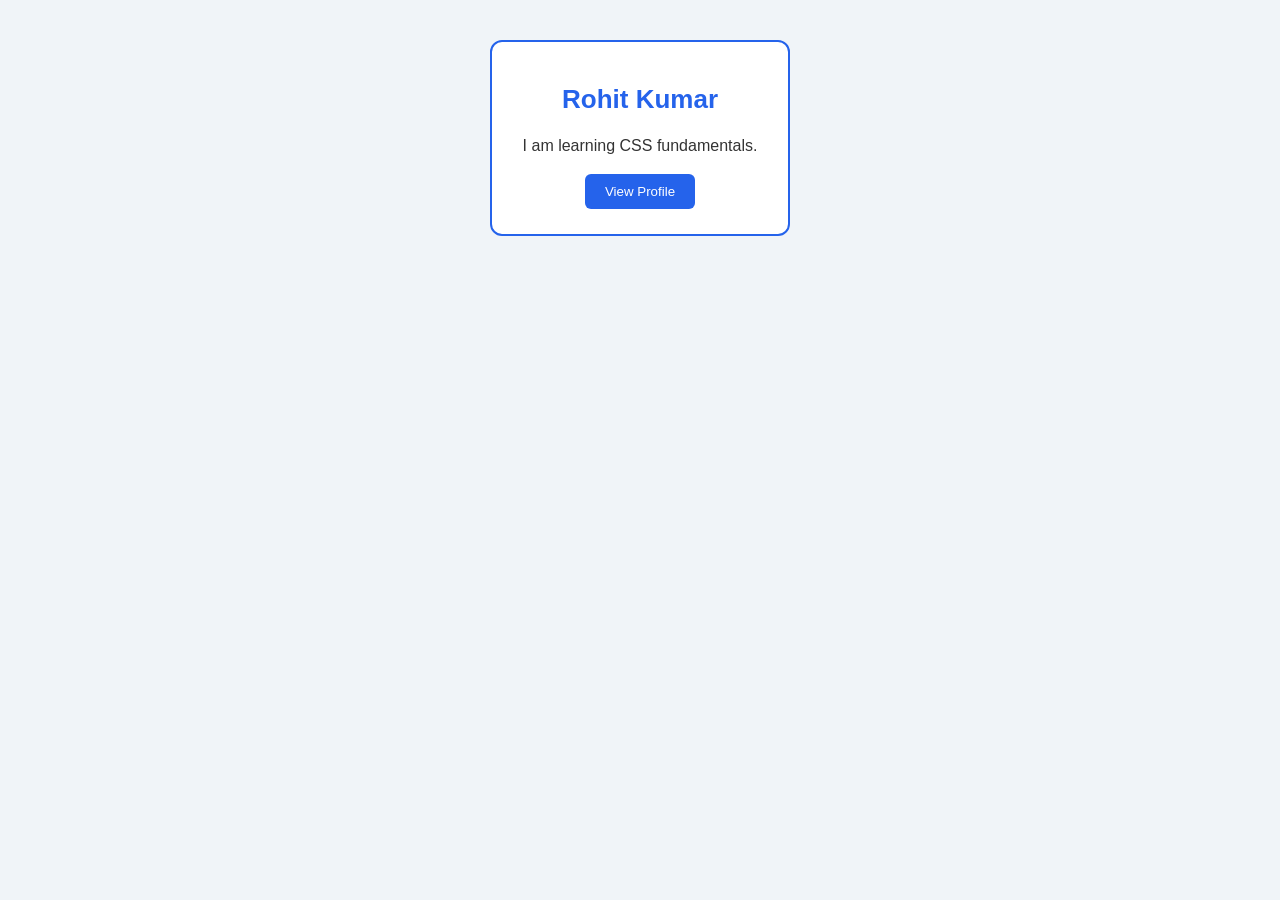
<file: index.html>
<!doctype html>
<html lang="en">
  <head>
    <meta charset="UTF-8" />
    <meta name="viewport" content="width=device-width, initial-scale=1.0" />
    <title>My developer profile</title>
    <link rel="stylesheet" href="style.css" />
  </head>
  <body>
    <div class="profile-card">
      <h1>Rohit Kumar</h1>
      <p>I am learning CSS fundamentals.</p>
      <button>View Profile</button>
    </div>
  </body>
</html>
</file>
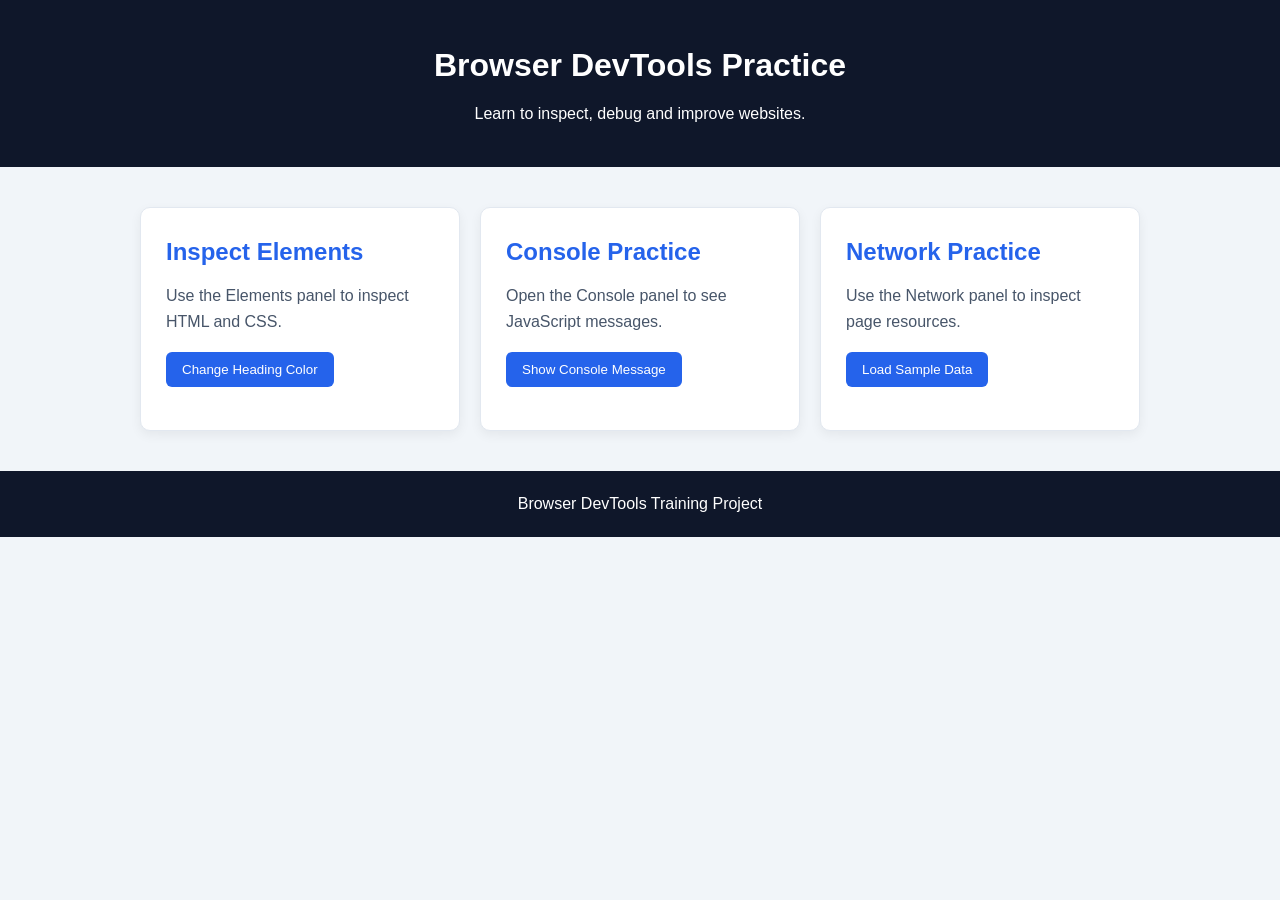
<file: browser-devtools/index.html>
<!DOCTYPE html>
<html lang="en">
<head>
    <meta charset="UTF-8">
    <meta name="viewport" content="width=device-width, initial-scale=1.0">

    <title>Browser DevTools Practice</title>

    <link rel="stylesheet" href="style.css">
</head>
<body>

    <header class="header">
        <h1 id="main-title">Browser DevTools Practice</h1>
        <p>Learn to inspect, debug and improve websites.</p>
    </header>

    <main class="container">

        <section class="card">
            <h2>Inspect Elements</h2>
            <p class="description">
                Use the Elements panel to inspect HTML and CSS.
            </p>

            <button id="change-color-btn" type="button">
                Change Heading Color
            </button>
        </section>

        <section class="card">
            <h2>Console Practice</h2>
            <p>Open the Console panel to see JavaScript messages.</p>

            <button id="console-btn" type="button">
                Show Console Message
            </button>
        </section>

        <section class="card">
            <h2>Network Practice</h2>
            <p>Use the Network panel to inspect page resources.</p>

            <button id="network-btn" type="button">
                Load Sample Data
            </button>

            <p id="result" aria-live="polite"></p>
        </section>

    </main>

    <footer class="footer">
        <p>Browser DevTools Training Project</p>
    </footer>

    <script src="script.js"></script>
</body>
</html>
</file>
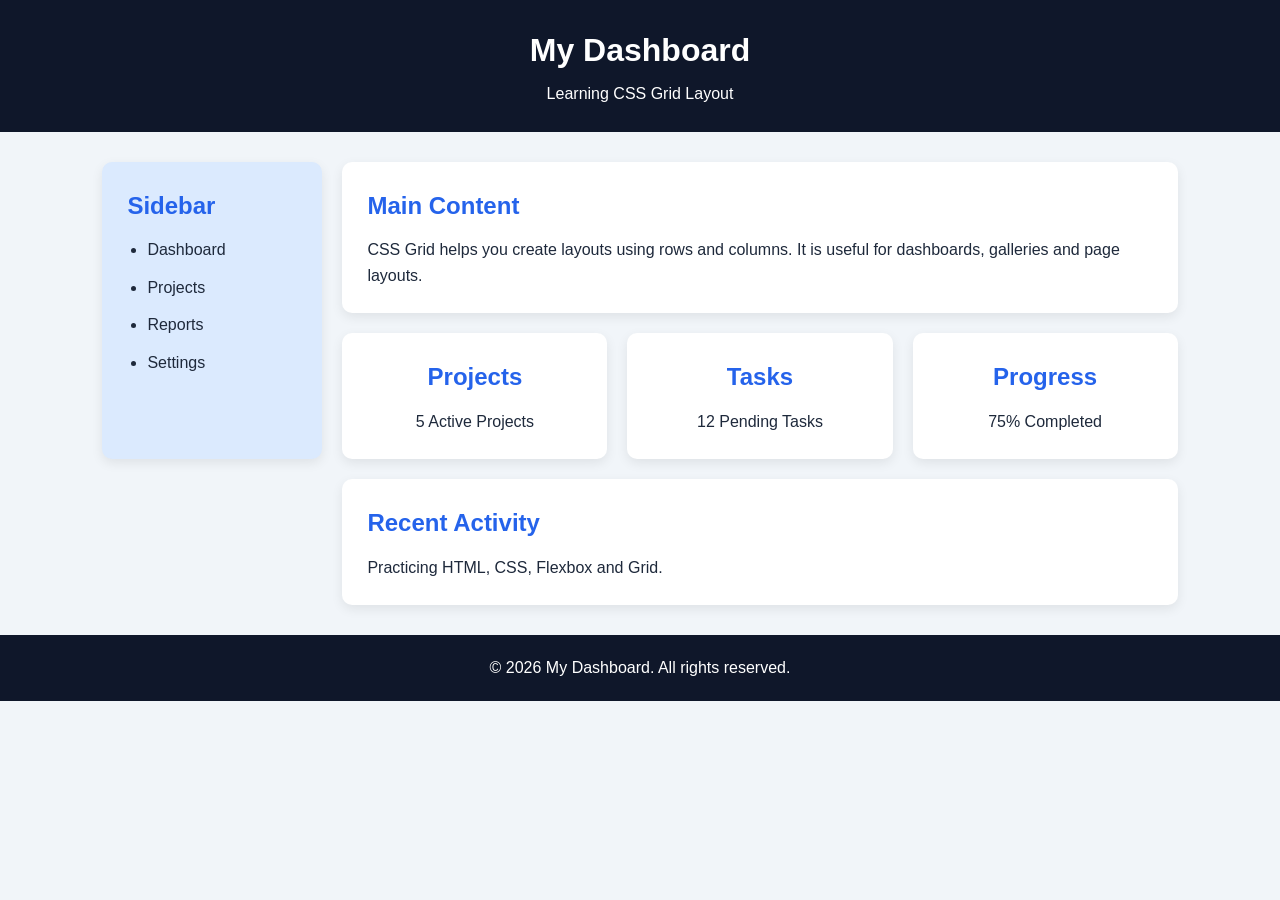
<file: cssgrid/index.html>
<!DOCTYPE html>
<html lang="en">
<head>
    <meta charset="UTF-8">
    <meta name="viewport" content="width=device-width, initial-scale=1.0">
    <title>CSS Grid Practice</title>
    <link rel="stylesheet" href="style.css">
</head>
<body>

    <header class="header">
        <h1>My Dashboard</h1>
        <p>Learning CSS Grid Layout</p>
    </header>

    <main class="dashboard">

        <section class="grid-item sidebar">
            <h2>Sidebar</h2>
            <ul>
                <li>Dashboard</li>
                <li>Projects</li>
                <li>Reports</li>
                <li>Settings</li>
            </ul>
        </section>

        <section class="grid-item main-content">
            <h2>Main Content</h2>
            <p>
                CSS Grid helps you create layouts using rows and columns.
                It is useful for dashboards, galleries and page layouts.
            </p>
        </section>

        <section class="grid-item card">
            <h2>Projects</h2>
            <p>5 Active Projects</p>
        </section>

        <section class="grid-item card">
            <h2>Tasks</h2>
            <p>12 Pending Tasks</p>
        </section>

        <section class="grid-item card">
            <h2>Progress</h2>
            <p>75% Completed</p>
        </section>

        <section class="grid-item wide-card">
            <h2>Recent Activity</h2>
            <p>Practicing HTML, CSS, Flexbox and Grid.</p>
        </section>

    </main>

    <footer class="footer">
        <p>&copy; 2026 My Dashboard. All rights reserved.</p>
    </footer>

</body>
</html>
</file>
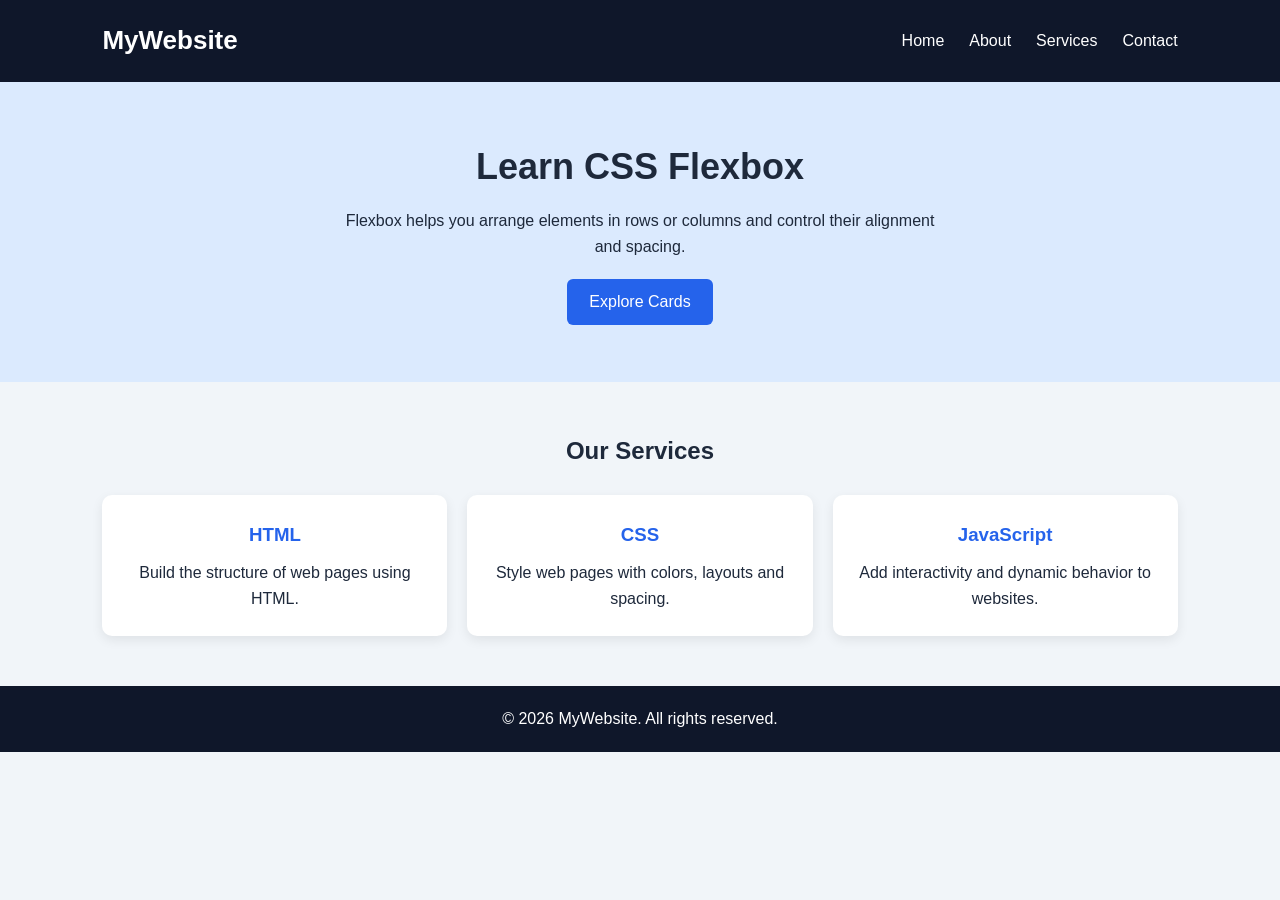
<file: flexbox/index.html>
<!DOCTYPE html>
<html lang="en">
<head>
    <meta charset="UTF-8">
    <meta name="viewport" content="width=device-width, initial-scale=1.0">
    <title>CSS Flexbox Practice</title>
    <link rel="stylesheet" href="style.css">
</head>
<body>

    <header class="navbar">
        <h1 class="logo">MyWebsite</h1>

        <nav aria-label="Main navigation">
            <ul class="nav-links">
                <li><a href="#home">Home</a></li>
                <li><a href="#about">About</a></li>
                <li><a href="#services">Services</a></li>
                <li><a href="#contact">Contact</a></li>
            </ul>
        </nav>
    </header>

    <main>
        <section class="hero" id="home">
            <h2>Learn CSS Flexbox</h2>
            <p>
                Flexbox helps you arrange elements in rows or columns
                and control their alignment and spacing.
            </p>
            <a href="#services" class="btn">Explore Cards</a>
        </section>

        <section class="services" id="services">
            <h2>Our Services</h2>

            <div class="card-container">
                <article class="card">
                    <h3>HTML</h3>
                    <p>Build the structure of web pages using HTML.</p>
                </article>

                <article class="card">
                    <h3>CSS</h3>
                    <p>Style web pages with colors, layouts and spacing.</p>
                </article>

                <article class="card">
                    <h3>JavaScript</h3>
                    <p>Add interactivity and dynamic behavior to websites.</p>
                </article>
            </div>
        </section>
    </main>

    <footer id="contact">
        <p>&copy; 2026 MyWebsite. All rights reserved.</p>
    </footer>

</body>
</html>
</file>
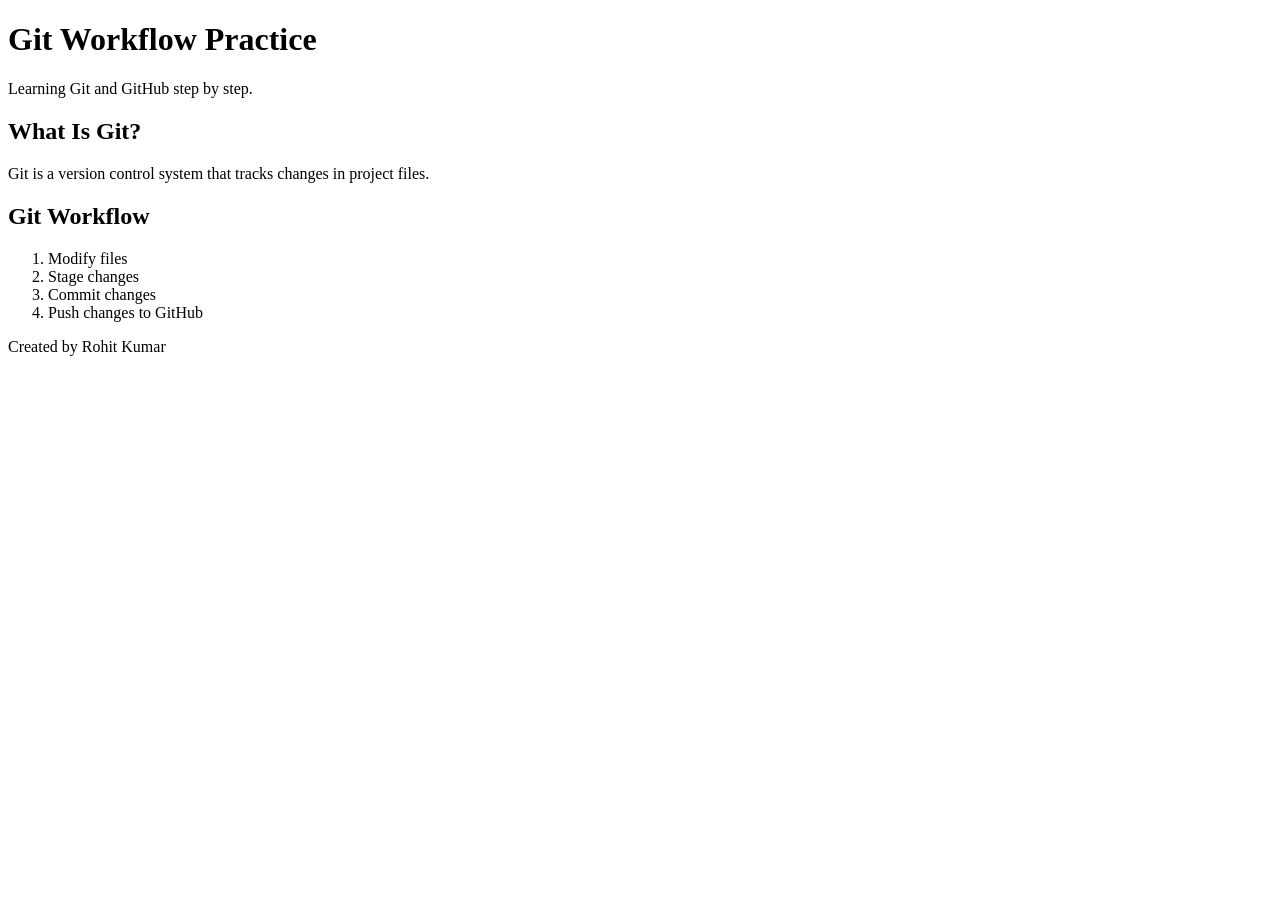
<file: git-workflow/index.html>
<!DOCTYPE html>
<html lang="en">
<head>
    <meta charset="UTF-8">
    <meta name="viewport" content="width=device-width, initial-scale=1.0">
    <title>Git Workflow Practice</title>
</head>
<body>

    <header>
        <h1>Git Workflow Practice</h1>
        <p>Learning Git and GitHub step by step.</p>
    </header>

    <main>
        <section>
            <h2>What Is Git?</h2>
            <p>
                Git is a version control system that tracks changes
                in project files.
            </p>
        </section>

        <section>
            <h2>Git Workflow</h2>
            <ol>
                <li>Modify files</li>
                <li>Stage changes</li>
                <li>Commit changes</li>
                <li>Push changes to GitHub</li>
            </ol>
        </section>

    </main>

    <footer>
        <p>Created by Rohit Kumar</p>
    </footer>

</body>
</html>
</file>
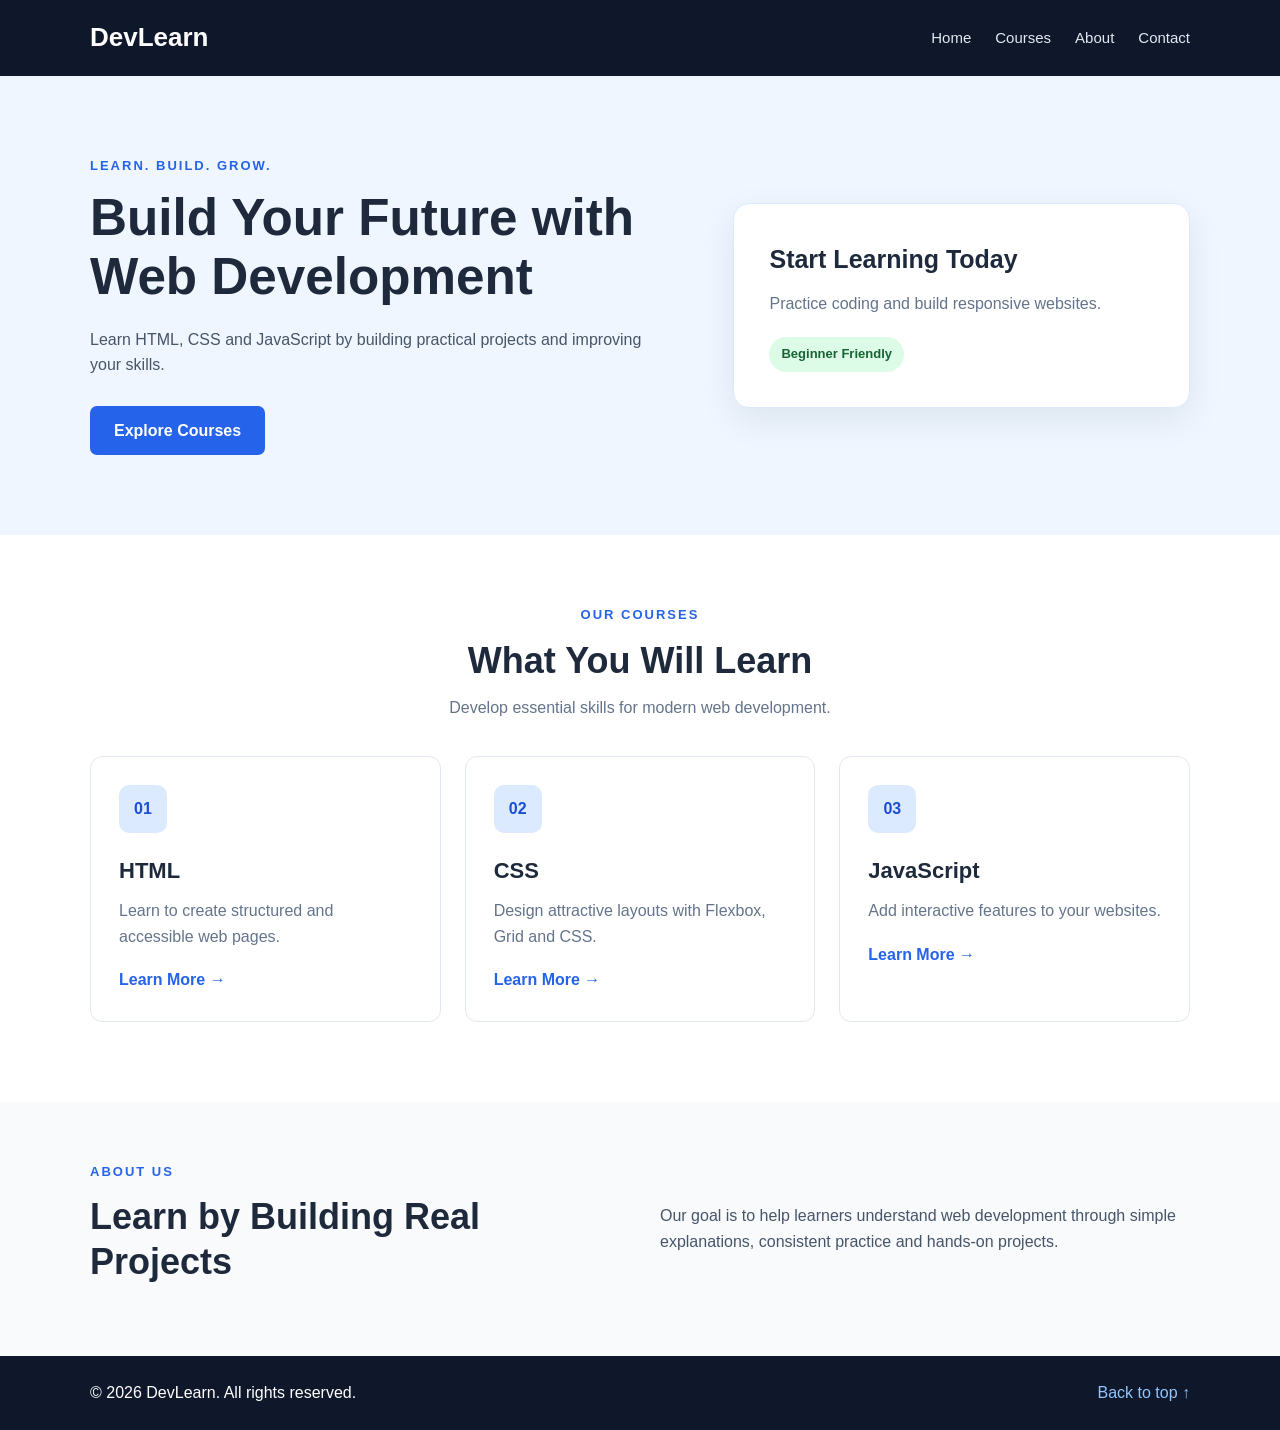
<file: responsive-layout/index.html>
<!DOCTYPE html>
<html lang="en">
<head>
    <meta charset="UTF-8">
    <meta name="viewport" content="width=device-width, initial-scale=1.0">

    <title>Responsive Layout Practice</title>

    <link rel="stylesheet" href="style.css">
</head>
<body>

    <!-- Navigation -->
    <header class="header">
        <nav class="navbar container" aria-label="Main navigation">
            <a href="#home" class="logo">DevLearn</a>

            <ul class="nav-links">
                <li><a href="#home">Home</a></li>
                <li><a href="#courses">Courses</a></li>
                <li><a href="#about">About</a></li>
                <li><a href="#contact">Contact</a></li>
            </ul>
        </nav>
    </header>

    <main>
        <!-- Hero Section -->
        <section class="hero" id="home">
            <div class="container hero-content">
                <div class="hero-text">
                    <p class="eyebrow">LEARN. BUILD. GROW.</p>

                    <h1>Build Your Future with Web Development</h1>

                    <p class="hero-description">
                        Learn HTML, CSS and JavaScript by building
                        practical projects and improving your skills.
                    </p>

                    <a href="#courses" class="btn">Explore Courses</a>
                </div>

                <div class="hero-card">
                    <h2>Start Learning Today</h2>
                    <p>Practice coding and build responsive websites.</p>
                    <span class="badge">Beginner Friendly</span>
                </div>
            </div>
        </section>

        <!-- Courses Section -->
        <section class="courses container" id="courses">
            <div class="section-heading">
                <p class="eyebrow">OUR COURSES</p>
                <h2>What You Will Learn</h2>
                <p>Develop essential skills for modern web development.</p>
            </div>

            <div class="course-grid">
                <article class="course-card">
                    <div class="course-icon" aria-hidden="true">01</div>
                    <h3>HTML</h3>
                    <p>Learn to create structured and accessible web pages.</p>
                    <a href="#about">Learn More →</a>
                </article>

                <article class="course-card">
                    <div class="course-icon" aria-hidden="true">02</div>
                    <h3>CSS</h3>
                    <p>Design attractive layouts with Flexbox, Grid and CSS.</p>
                    <a href="#about">Learn More →</a>
                </article>

                <article class="course-card">
                    <div class="course-icon" aria-hidden="true">03</div>
                    <h3>JavaScript</h3>
                    <p>Add interactive features to your websites.</p>
                    <a href="#about">Learn More →</a>
                </article>
            </div>
        </section>

        <!-- About Section -->
        <section class="about" id="about">
            <div class="container about-content">
                <div>
                    <p class="eyebrow">ABOUT US</p>
                    <h2>Learn by Building Real Projects</h2>
                </div>

                <p>
                    Our goal is to help learners understand web development
                    through simple explanations, consistent practice and
                    hands-on projects.
                </p>
            </div>
        </section>
    </main>

    <!-- Footer -->
    <footer class="footer" id="contact">
        <div class="container footer-content">
            <p>© 2026 DevLearn. All rights reserved.</p>
            <a href="#home">Back to top ↑</a>
        </div>
    </footer>

</body>
</html>
</file>
<file: style.css>
/* Better width calculation */
* {
  box-sizing: border-box;
}

/* Button hover effect */
.profile-card button:hover {
  background-color: #1d4ed8;
}

/* Page background and font */
body {
  background-color: #f0f4f8;
  font-family: Arial, sans-serif;
  margin: 20px;
}

/* Main heading */
h1 {
  color: green;
  font-size: 40px;
  text-align: center;
}

/* Paragraph */
p {
  color: #333333;
  font-size: 18px;
  line-height: 1.6;
}




/* Profile card */
.profile-card {
  background-color: white;
  width: 300px;
  padding: 25px;
  margin: 40px auto;
  border: 2px solid #2563eb;
  border-radius: 12px;
  text-align: center;
}

/* Card heading */
.profile-card h1 {
  font-size: 26px;
  color: #2563eb;
}

/* Card paragraph */
.profile-card p {
  font-size: 16px;
}

/* Button styling */
.profile-card button {
  background-color: #2563eb;
  color: white;
  padding: 10px 20px;
  border: none;
  border-radius: 6px;
  cursor: pointer;
}
</file>
<file: browser-devtools/style.css>
/* Basic reset */
* {
    box-sizing: border-box;
    margin: 0;
    padding: 0;
}

body {
    font-family: Arial, sans-serif;
    background-color: #f1f5f9;
    color: #1e293b;
    line-height: 1.6;
}

/* Header */
.header {
    padding: 40px 20px;
    background-color: #0f172a;
    color: white;
    text-align: center;
}

.header h1 {
    margin-bottom: 10px;
    font-size: 32px;
}

/* Main container */
.container {
    width: min(100% - 32px, 1000px);
    margin: 40px auto;
    display: grid;
    grid-template-columns: repeat(3, minmax(0, 1fr));
    gap: 20px;
}

/* Cards */
.card {
    padding: 25px;
    background-color: white;
    border: 1px solid #e2e8f0;
    border-radius: 10px;
    box-shadow: 0 4px 12px rgba(0, 0, 0, 0.06);
}

.card h2 {
    margin-bottom: 12px;
    color: #2563eb;
}

.card p {
    margin-bottom: 18px;
    color: #475569;
}

/* Buttons */
button {
    padding: 10px 16px;
    background-color: #2563eb;
    color: white;
    border: none;
    border-radius: 6px;
    cursor: pointer;
}

button:hover {
    background-color: #1d4ed8;
}

/* Result message */
#result {
    margin-top: 15px;
    font-weight: bold;
    overflow-wrap: anywhere;
}

/* Footer */
.footer {
    padding: 20px;
    background-color: #0f172a;
    color: white;
    text-align: center;
}

/* Responsive layout */
@media (max-width: 768px) {
    .container {
        grid-template-columns: repeat(2, minmax(0, 1fr));
    }
}

@media (max-width: 520px) {
    .container {
        grid-template-columns: 1fr;
    }

    .header h1 {
        font-size: 25px;
    }
}
</file>
<file: cssgrid/style.css>
/* Reset and basic styling */
* {
    box-sizing: border-box;
    margin: 0;
    padding: 0;
}

body {
    font-family: Arial, sans-serif;
    background-color: #f1f5f9;
    color: #1e293b;
    line-height: 1.6;
}

/* Header */
.header {
    padding: 25px 8%;
    background-color: #0f172a;
    color: white;
    text-align: center;
}

.header h1 {
    margin-bottom: 5px;
}

/* Main Grid layout */
.dashboard {
    display: grid;
    grid-template-columns: 220px repeat(3, minmax(0, 1fr));
    gap: 20px;
    padding: 30px 8%;
}

/* Common item styling */
.grid-item {
    padding: 25px;
    background-color: white;
    border-radius: 10px;
    box-shadow: 0 4px 12px rgba(0, 0, 0, 0.08);
}

.grid-item h2 {
    margin-bottom: 12px;
    color: #2563eb;
}

/* Sidebar */
.sidebar {
    grid-column: 1;
    grid-row: span 2;
    background-color: #dbeafe;
}

.sidebar ul {
    padding-left: 20px;
}

.sidebar li {
    margin-bottom: 12px;
}

/* Main content */
.main-content {
    grid-column: 2 / -1;
}

/* Dashboard cards */
.card {
    text-align: center;
}

/* Wide card */
.wide-card {
    grid-column: 2 / -1;
}

/* Footer */
.footer {
    padding: 20px;
    background-color: #0f172a;
    color: white;
    text-align: center;
}

/* Tablet layout */
@media (max-width: 900px) {
    .dashboard {
        grid-template-columns: repeat(2, minmax(0, 1fr));
    }

    .sidebar {
        grid-column: 1 / -1;
        grid-row: auto;
    }

    .main-content,
    .wide-card {
        grid-column: 1 / -1;
    }
}

/* Mobile layout */
@media (max-width: 600px) {
    .dashboard {
        grid-template-columns: 1fr;
        padding: 20px;
        gap: 15px;
    }

    .sidebar,
    .main-content,
    .wide-card {
        grid-column: 1;
    }

    .grid-item {
        padding: 20px;
    }
}
</file>
<file: flexbox/style.css>
/* Reset and basic styling */
* {
    box-sizing: border-box;
    margin: 0;
    padding: 0;
}

body {
    font-family: Arial, sans-serif;
    background-color: #f1f5f9;
    color: #1e293b;
    line-height: 1.6;
}

/* Navigation bar using Flexbox */
.navbar {
    display: flex;
    justify-content: space-between;
    align-items: center;
    gap: 20px;
    padding: 20px 8%;
    background-color: #0f172a;
    color: white;
}

.logo {
    font-size: 26px;
}

.nav-links {
    display: flex;
    align-items: center;
    gap: 25px;
    list-style: none;
}

.nav-links a {
    color: white;
    text-decoration: none;
}

.nav-links a:hover {
    color: #38bdf8;
}

/* Hero section */
.hero {
    display: flex;
    flex-direction: column;
    align-items: center;
    justify-content: center;
    text-align: center;
    min-height: 300px;
    padding: 40px 20px;
    background-color: #dbeafe;
}

.hero h2 {
    font-size: 36px;
    margin-bottom: 12px;
}

.hero p {
    max-width: 600px;
    margin-bottom: 20px;
}

.btn {
    display: inline-block;
    padding: 10px 22px;
    background-color: #2563eb;
    color: white;
    text-decoration: none;
    border-radius: 6px;
}

.btn:hover {
    background-color: #1d4ed8;
}

/* Flexbox cards */
.services {
    padding: 50px 8%;
    text-align: center;
}

.services > h2 {
    margin-bottom: 25px;
}

.card-container {
    display: flex;
    justify-content: center;
    align-items: stretch;
    gap: 20px;
    flex-wrap: wrap;
}

.card {
    flex: 1 1 220px;
    max-width: 350px;
    padding: 25px;
    background-color: white;
    border-radius: 10px;
    box-shadow: 0 4px 12px rgba(0, 0, 0, 0.08);
}

.card h3 {
    margin-bottom: 10px;
    color: #2563eb;
}

/* Footer */
footer {
    padding: 20px;
    background-color: #0f172a;
    color: white;
    text-align: center;
}

/* Responsive layout */
@media (max-width: 600px) {
    .navbar {
        flex-direction: column;
    }

    .nav-links {
        justify-content: center;
        flex-wrap: wrap;
        gap: 15px;
    }

    .hero h2 {
        font-size: 28px;
    }

    .card-container {
        flex-direction: column;
        align-items: center;
    }

    .card {
        width: 100%;
    }
}
</file>
<file: responsive-layout/style.css>
/* 1. Reset */
* {
    box-sizing: border-box;
    margin: 0;
    padding: 0;
}

html {
    scroll-behavior: smooth;
}

body {
    font-family: Arial, sans-serif;
    line-height: 1.6;
    color: #1e293b;
    background-color: #ffffff;
}

a {
    text-decoration: none;
}

.container {
    width: min(100% - 40px, 1100px);
    margin-inline: auto;
}

/* 2. Header and Navigation */
.header {
    background-color: #0f172a;
    color: white;
}

.navbar {
    min-height: 76px;
    display: flex;
    justify-content: space-between;
    align-items: center;
    gap: 24px;
}

.logo {
    color: white;
    font-size: 26px;
    font-weight: bold;
}

.nav-links {
    display: flex;
    align-items: center;
    flex-wrap: wrap;
    gap: 24px;
    list-style: none;
}

.nav-links a {
    color: #e2e8f0;
    font-size: 15px;
}

.nav-links a:hover {
    color: #38bdf8;
}

/* 3. Hero Section */
.hero {
    padding: 80px 0;
    background-color: #eff6ff;
}

.hero-content {
    display: grid;
    grid-template-columns: 1.3fr 1fr;
    align-items: center;
    gap: 50px;
}

.eyebrow {
    color: #2563eb;
    font-size: 13px;
    font-weight: bold;
    letter-spacing: 2px;
    margin-bottom: 12px;
}

.hero-text h1 {
    max-width: 650px;
    font-size: clamp(32px, 4vw, 52px);
    line-height: 1.15;
    margin-bottom: 20px;
}

.hero-description {
    max-width: 560px;
    color: #475569;
    margin-bottom: 28px;
}

.btn {
    display: inline-block;
    padding: 12px 24px;
    background-color: #2563eb;
    color: white;
    border-radius: 7px;
    font-weight: bold;
}

.btn:hover {
    background-color: #1d4ed8;
}

.hero-card {
    padding: 35px;
    background-color: #ffffff;
    border: 1px solid #dbeafe;
    border-radius: 16px;
    box-shadow: 0 12px 35px rgba(15, 23, 42, 0.08);
}

.hero-card h2 {
    margin-bottom: 12px;
    font-size: 25px;
}

.hero-card p {
    color: #64748b;
    margin-bottom: 20px;
}

.badge {
    display: inline-block;
    padding: 7px 12px;
    background-color: #dcfce7;
    color: #166534;
    border-radius: 20px;
    font-size: 13px;
    font-weight: bold;
}

/* 4. Courses Section */
.courses {
    padding-top: 70px;
    padding-bottom: 80px;
}

.section-heading {
    text-align: center;
    margin-bottom: 35px;
}

.section-heading h2,
.about h2 {
    font-size: clamp(26px, 3vw, 36px);
    line-height: 1.25;
    margin-bottom: 12px;
}

.section-heading > p:last-child {
    color: #64748b;
}

.course-grid {
    display: grid;
    grid-template-columns: repeat(3, minmax(0, 1fr));
    gap: 24px;
}

.course-card {
    padding: 28px;
    border: 1px solid #e2e8f0;
    border-radius: 12px;
    background-color: white;
}

.course-card h3 {
    margin-bottom: 10px;
    font-size: 22px;
}

.course-card p {
    color: #64748b;
    margin-bottom: 18px;
}

.course-card a {
    color: #2563eb;
    font-weight: bold;
}

.course-card a:hover {
    text-decoration: underline;
}

.course-icon {
    display: grid;
    place-items: center;
    width: 48px;
    height: 48px;
    margin-bottom: 20px;
    border-radius: 10px;
    background-color: #dbeafe;
    color: #1d4ed8;
    font-weight: bold;
}

/* 5. About Section */
.about {
    padding: 60px 0;
    background-color: #f8fafc;
}

.about-content {
    display: grid;
    grid-template-columns: 1fr 1fr;
    align-items: center;
    gap: 40px;
}

.about-content > p {
    color: #475569;
}

/* 6. Footer */
.footer {
    padding: 24px 0;
    background-color: #0f172a;
    color: white;
}

.footer-content {
    display: flex;
    justify-content: space-between;
    align-items: center;
    gap: 20px;
}

.footer a {
    color: #93c5fd;
}

/* 7. Tablet: 768px and below */
@media (max-width: 768px) {
    .navbar {
        padding-top: 18px;
        padding-bottom: 18px;
        flex-direction: column;
        gap: 14px;
    }

    .nav-links {
        justify-content: center;
        gap: 16px;
    }

    .hero {
        padding: 55px 0;
    }

    .hero-content {
        grid-template-columns: 1fr;
        gap: 30px;
    }

    .course-grid {
        grid-template-columns: repeat(2, minmax(0, 1fr));
    }

    .about-content {
        grid-template-columns: 1fr;
        gap: 16px;
    }
}

/* 8. Mobile: 480px and below */
@media (max-width: 480px) {
    .container {
        width: calc(100% - 28px);
    }

    .logo {
        font-size: 23px;
    }

    .nav-links {
        gap: 10px 14px;
    }

    .nav-links a {
        font-size: 14px;
    }

    .hero {
        padding: 42px 0;
    }

    .hero-text h1 {
        font-size: 32px;
    }

    .hero-card {
        padding: 24px;
    }

    .courses {
        padding-top: 48px;
        padding-bottom: 50px;
    }

    .course-grid {
        grid-template-columns: 1fr;
        gap: 16px;
    }

    .course-card {
        padding: 22px;
    }

    .about {
        padding: 45px 0;
    }

    .footer-content {
        flex-direction: column;
        text-align: center;
        gap: 10px;
    }
}
</file>
